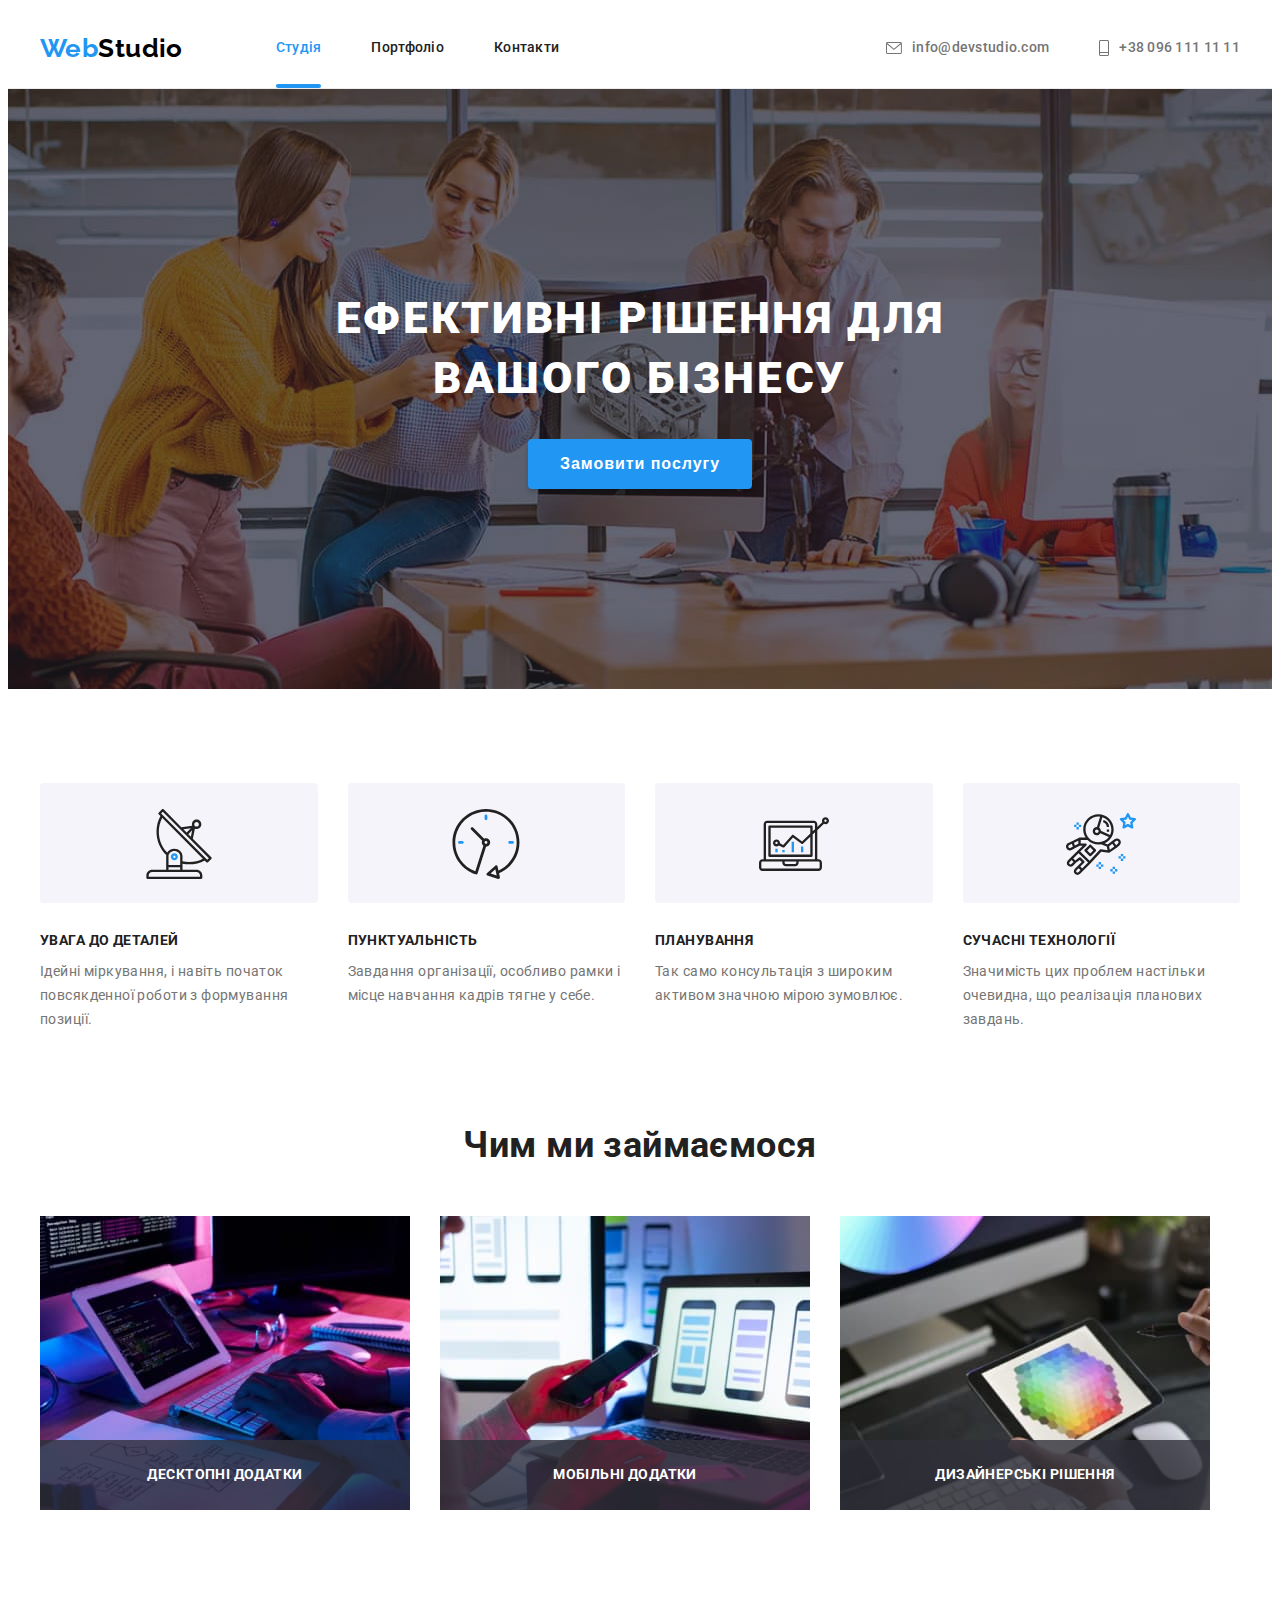
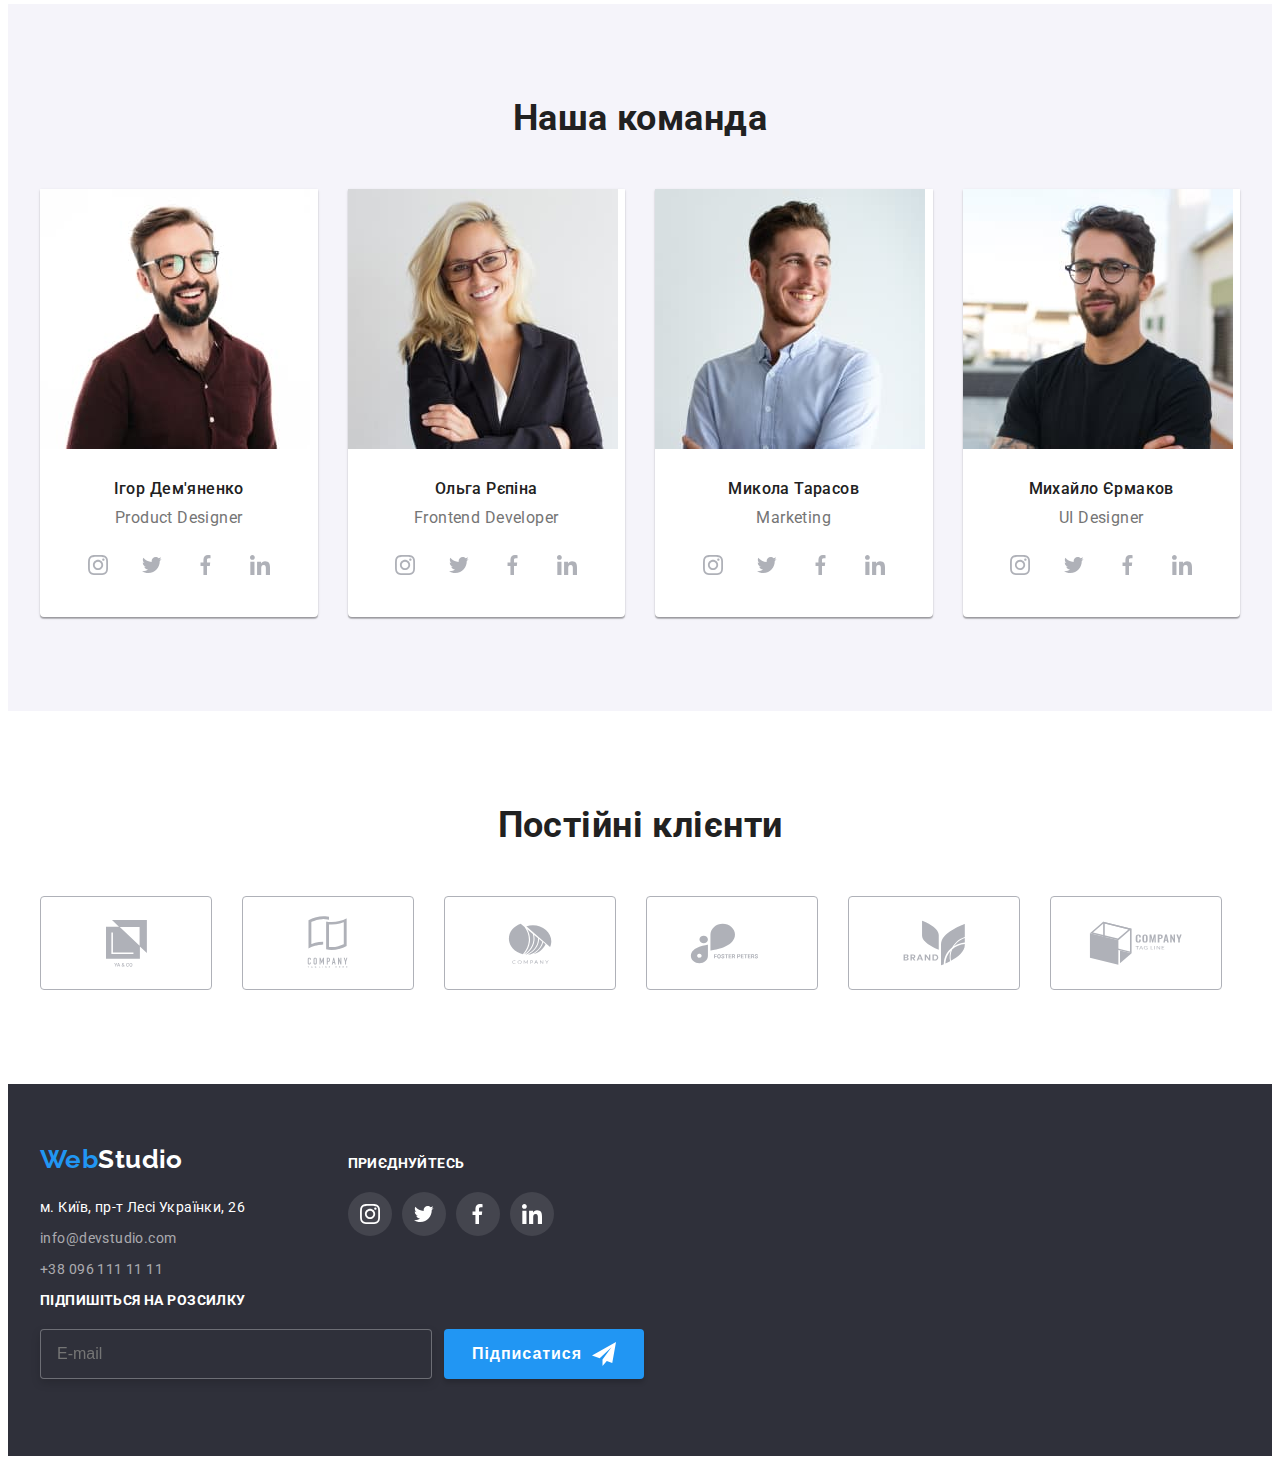
<file: index.html>
<!DOCTYPE html>
<html lang="uk">
  <head>
    <meta charset="UTF-8" />
    <meta http-equiv="X-UA-Compatible" content="IE=edge" />
    <meta name="viewport" content="width=device-width, initial-scale=1.0" />
    <title>WebStudio</title>
    <link rel="preconnect" href="https://fonts.googleapis.com" />
    <link rel="preconnect" href="https://fonts.gstatic.com" crossorigin />
    <link
      href="https://fonts.googleapis.com/css2?family=Raleway:wght@700&family=Roboto:wght@400;500;700;900&display=swap"
      rel="stylesheet"
    />
    <link
      rel="stylesheet"
      href="https://cdnjs.cloudflare.com/ajax/libs/modern-normalize/1.1.0/modern-normalize.min.css"
      integrity="sha512-wpPYUAdjBVSE4KJnH1VR1HeZfpl1ub8YT/NKx4PuQ5NmX2tKuGu6U/JRp5y+Y8XG2tV+wKQpNHVUX03MfMFn9Q=="
      crossorigin="anonymous"
      referrerpolicy="no-referrer"
    />
    <link rel="stylesheet" href="./styles/style.css" />
  </head>
  <body class="page">
    <header>
      <div class="container main-nav">
        <nav class="nav">
          <a href="#" class="logo"><span class="accent">Web</span>Studio</a>
          <ul class="site-nav list">
            <li class="item">
              <a href="./index.html" class="link active">Студія</a>
            </li>
            <li class="item">
              <a href="./portfolio.html" class="link">Портфоліо</a>
            </li>
            <li class="item"><a href="#" class="link">Контакти</a></li>
          </ul>
        </nav>
        <ul class="contact list">
          <li class="item">
            <a href="mailto:info@devstudio.com" class="contact-link">
              <svg class="contact-icon" width="16" height="12">
                <use href="./images/sprite.svg#icon-envelope"></use>
              </svg>
              info@devstudio.com</a
            >
          </li>
          <li class="item">
            <a href="tel:+380961111111" class="contact-link">
              <svg class="contact-icon" width="10" height="16">
                <use href="./images/sprite.svg#icon-phone"></use>
              </svg>
              +38 096 111 11 11</a
            >
          </li>
        </ul>
      </div>
    </header>
    <main>
      <!--Герой-->
      <section class="hero">
        <div class="container">
          <h1 class="hero-title">
            Ефективні рішення для <br />
            вашого бізнесу
          </h1>
          <button type="button" class="hero-button" data-modal-open>
            Замовити послугу
          </button>
        </div>
      </section>
      <!--Переваги-->
      <section class="section">
        <div class="container">
          <h2 class="section-title hidden">Переваги</h2>
          <ul class="info list">
            <li class="info-item">
              <div class="info-img">
                <svg class="info-img-icon">
                  <use href="./images/sprite.svg#icon-antenna"></use>
                </svg>
              </div>
              <h3 class="info-title">УВАГА ДО ДЕТАЛЕЙ</h3>
              <p>
                Ідейні міркування, і навіть початок повсякденної роботи з
                формування позиції.
              </p>
            </li>
            <li class="info-item">
              <div class="info-img">
                <svg class="info-img-icon">
                  <use href="./images/sprite.svg#icon-clock"></use>
                </svg>
              </div>
              <h3 class="info-title">ПУНКТУАЛЬНІСТЬ</h3>
              <p>
                Завдання організації, особливо рамки і місце навчання кадрів
                тягне у себе.
              </p>
            </li>
            <li class="info-item">
              <div class="info-img">
                <svg class="info-img-icon">
                  <use href="./images/sprite.svg#icon-diagram"></use>
                </svg>
              </div>
              <h3 class="info-title">ПЛАНУВАННЯ</h3>
              <p>
                Так само консультація з широким активом значною мірою зумовлює.
              </p>
            </li>
            <li class="info-item">
              <div class="info-img">
                <svg class="info-img-icon">
                  <use href="./images/sprite.svg#icon-astronaut"></use>
                </svg>
              </div>
              <h3 class="info-title">СУЧАСНІ ТЕХНОЛОГІЇ</h3>
              <p>
                Значимість цих проблем настільки очевидна, що реалізація
                планових завдань.
              </p>
            </li>
          </ul>
        </div>
      </section>

      <!--Заняття-->
      <section class="section section-top-0">
        <div class="container">
          <h2 class="section-title">Чим ми займаємося</h2>
          <ul class="img-list list">
            <li class="img-thumb">
              <img
                src="./images/komputer.jpg"
                width="370"
                height="294"
                alt="робота за компютером"
              />
              <div class="descr">
                <h3 class="img-title">Десктопні додатки</h3>
              </div>
            </li>
            <li class="img-thumb">
              <img
                src="./images/notebook.jpg"
                width="370"
                height="294"
                alt="ноутбук"
              />
              <div class="descr">
                <h3 class="img-title">Мобільні додатки</h3>
              </div>
            </li>
            <li class="img-thumb">
              <img
                src="./images/tablet.jpg"
                width="370"
                height="294"
                alt="кольорова картинка на планшеті"
              />
              <div class="descr">
                <h3 class="img-title">Дизайнерські рішення</h3>
              </div>
            </li>
          </ul>
        </div>

        <!--Команда-->
      </section>
      <section class="section section-secondary">
        <div class="container">
          <h2 class="section-title">Наша команда</h2>
          <ul class="team list">
            <li class="team-card">
              <img
                src="./images/team_card_01.jpg"
                width="270"
                height="260"
                alt="усміхнений чоловшк із бородою в окулярах"
              />
              <div class="team-descr">
                <h3 class="team-title">Ігор Дем'яненко</h3>
                <p>Product Designer</p>
                <ul class="social list">
                  <li>
                    <a href="#" class="social-icon">
                      <svg class="social-icon-img">
                        <use href="./images/sprite.svg#icon-instagram"></use>
                      </svg>
                    </a>
                  </li>
                  <li>
                    <a href="#" class="social-icon">
                      <svg class="social-icon-img">
                        <use href="./images/sprite.svg#icon-twitter"></use>
                      </svg>
                    </a>
                  </li>
                  <li>
                    <a href="#" class="social-icon">
                      <svg class="social-icon-img">
                        <use href="./images/sprite.svg#icon-facebook"></use>
                      </svg>
                    </a>
                  </li>
                  <li>
                    <a href="#" class="social-icon">
                      <svg class="social-icon-img">
                        <use href="./images/sprite.svg#icon-linkedin"></use>
                      </svg>
                    </a>
                  </li>
                </ul>
              </div>
            </li>

            <li class="team-card">
              <img
                src="./images/team_card_02.jpg"
                width="270"
                height="260"
                alt="усміхнена блондинка в окулярах"
              />
              <div class="team-descr">
                <h3 class="team-title">Ольга Рєпіна</h3>
                <p>Frontend Developer</p>
                <ul class="social list">
                  <li>
                    <a href="#" class="social-icon">
                      <svg class="social-icon-img">
                        <use href="./images/sprite.svg#icon-instagram"></use>
                      </svg>
                    </a>
                  </li>
                  <li>
                    <a href="#" class="social-icon">
                      <svg class="social-icon-img">
                        <use href="./images/sprite.svg#icon-twitter"></use>
                      </svg>
                    </a>
                  </li>
                  <li>
                    <a href="#" class="social-icon">
                      <svg class="social-icon-img">
                        <use href="./images/sprite.svg#icon-facebook"></use>
                      </svg>
                    </a>
                  </li>
                  <li>
                    <a href="#" class="social-icon">
                      <svg class="social-icon-img">
                        <use href="./images/sprite.svg#icon-linkedin"></use>
                      </svg>
                    </a>
                  </li>
                </ul>
              </div>
            </li>

            <li class="team-card">
              <img
                src="./images/team_card_03.jpg"
                width="270"
                height="260"
                alt="молодий усміхнений чоловік"
              />
              <div class="team-descr">
                <h3 class="team-title">Микола Тарасов</h3>
                <p>Marketing</p>
                <ul class="social list">
                  <li>
                    <a href="#" class="social-icon">
                      <svg class="social-icon-img">
                        <use href="./images/sprite.svg#icon-instagram"></use>
                      </svg>
                    </a>
                  </li>
                  <li>
                    <a href="#" class="social-icon">
                      <svg class="social-icon-img">
                        <use href="./images/sprite.svg#icon-twitter"></use>
                      </svg>
                    </a>
                  </li>
                  <li>
                    <a href="#" class="social-icon">
                      <svg class="social-icon-img">
                        <use href="./images/sprite.svg#icon-facebook"></use>
                      </svg>
                    </a>
                  </li>
                  <li>
                    <a href="#" class="social-icon">
                      <svg class="social-icon-img">
                        <use href="./images/sprite.svg#icon-linkedin"></use>
                      </svg>
                    </a>
                  </li>
                </ul>
              </div>
            </li>

            <li class="team-card">
              <img
                src="./images/team_card_04.jpg"
                width="270"
                height="260"
                alt="чоловік із бородою в окулярах"
              />
              <div class="team-descr">
                <h3 class="team-title">Михайло Єрмаков</h3>
                <p>UI Designer</p>
                <ul class="social list">
                  <li>
                    <a href="#" class="social-icon">
                      <svg class="social-icon-img">
                        <use href="./images/sprite.svg#icon-instagram"></use>
                      </svg>
                    </a>
                  </li>
                  <li>
                    <a href="#" class="social-icon">
                      <svg class="social-icon-img">
                        <use href="./images/sprite.svg#icon-twitter"></use>
                      </svg>
                    </a>
                  </li>
                  <li>
                    <a href="#" class="social-icon">
                      <svg class="social-icon-img">
                        <use href="./images/sprite.svg#icon-facebook"></use>
                      </svg>
                    </a>
                  </li>
                  <li>
                    <a href="#" class="social-icon">
                      <svg class="social-icon-img">
                        <use href="./images/sprite.svg#icon-linkedin"></use>
                      </svg>
                    </a>
                  </li>
                </ul>
              </div>
            </li>
          </ul>
        </div>
      </section>
      <!--Клієнти-->
      <section class="section">
        <div class="container">
          <h2 class="section-title">Постійні клієнти</h2>
          <ul class="client-item list">
            <li class="client-icon">
              <a href="" class="client">
                <svg class="client-img" width="41px" height="47px">
                  <use href="./images/sprite.svg#icon-logo-01"></use>
                </svg>
              </a>
            </li>
            <li class="client-icon">
              <a href="" class="client">
                <svg class="client-img" width="106px" height="60px">
                  <use href="./images/sprite.svg#icon-logo-02"></use>
                </svg>
              </a>
            </li>
            <li class="client-icon">
              <a href="" class="client">
                <svg class="client-img" width="44px" height="41px">
                  <use href="./images/sprite.svg#icon-logo-03"></use>
                </svg>
              </a>
            </li>
            <li class="client-icon">
              <a href="" class="client">
                <svg class="client-img" width="85px" height="41px">
                  <use href="./images/sprite.svg#icon-logo-04"></use>
                </svg>
              </a>
            </li>
            <li class="client-icon">
              <a href="" class="client">
                <svg class="client-img" width="63px" height="46px">
                  <use href="./images/sprite.svg#icon-logo-05"></use>
                </svg>
              </a>
            </li>
            <li class="client-icon">
              <a href="" class="client">
                <svg class="client-img" width="94px" height="44px">
                  <use href="./images/sprite.svg#icon-logo-06"></use>
                </svg>
              </a>
            </li>
          </ul>
        </div>
      </section>
    </main>
    <footer>
      <div class="container">
        <div class="footer">
          <div class="column">
            <a href="#" class="logo"><span class="accent">Web</span>Studio</a>
            <address class="address">
              <ul class="list">
                <li>м. Київ, пр-т Лесі Українки, 26</li>
                <li>
                  <a href="mailto:info@devstudio.com" class="address-link"
                    >info@devstudio.com</a
                  >
                </li>
                <li>
                  <a href="tel:+380961111111" class="address-link"
                    >+38 096 111 11 11</a
                  >
                </li>
              </ul>
            </address>
          </div>
          <div class="column">
            <h3 class="prompt">Приєднуйтесь</h3>
            <ul class="social list">
              <li>
                <a href="#" class="social-icon">
                  <svg class="social-icon-img">
                    <use href="./images/sprite.svg#icon-instagram"></use>
                  </svg>
                </a>
              </li>
              <li>
                <a href="#" class="social-icon">
                  <svg class="social-icon-img">
                    <use href="./images/sprite.svg#icon-twitter"></use>
                  </svg>
                </a>
              </li>
              <li>
                <a href="#" class="social-icon">
                  <svg class="social-icon-img">
                    <use href="./images/sprite.svg#icon-facebook"></use>
                  </svg>
                </a>
              </li>
              <li>
                <a href="#" class="social-icon">
                  <svg class="social-icon-img">
                    <use href="./images/sprite.svg#icon-linkedin"></use>
                  </svg>
                </a>
              </li>
            </ul>
          </div>
          <div class="column">
            <form class="">
              <label for="subscribe-email" class="prompt">Підпишіться на розсилку</label>
              <div class="prompt-form">
                <input
                  class="prompt-mail"
                  type="email"
                  name="email"
                  id="subscribe-email"
                  placeholder="E-mail"
                />
                <button class="subscription" type="submit">
                  Підписатися
                  <svg class="subscription-icon" width="24" height="24">
                    <use href="./images/sprite.svg#icon-plane"></use>
                  </svg>
                </button>
              </div>
            </form>
          </div>
        </div>
      </div>
    </footer>
    <div class="backdrop is-hidden" data-modal>
      <div class="modal">
        <button class="modal-button" data-modal-close>
          <svg class="closed">
            <use href="./images/sprite.svg#icon-close"></use>
          </svg>
        </button>
        <form>
          <b class="modal-information"
            >Залиште свої дані, ми вам передзвонимо</b
          >
          <div class="form-field">
            <label for="name">Ім'я</label>
            <input type="text" name="user-name" id="name" />
            <span class="form-icon">
              <svg width="12" height="12">
                <use href="./images/sprite.svg#icon-person"></use>
              </svg>
            </span>
          </div>
          <div class="form-field">
            <label for="tel">Телефон</label>
            <input type="tel" name="tel" id="tel" />
            <span class="form-icon">
              <svg width="13" height="13">
                <use href="./images/sprite.svg#icon-tel"></use>
              </svg>
            </span>
          </div>
          <div class="form-field">
            <label for="email">Пошта</label>
            <input type="email" name="email" id="email" />
            <span class="form-icon">
              <svg width="15" height="12">
                <use href="./images/sprite.svg#icon-envelop"></use>
              </svg>
            </span>
          </div>
          <div class="form-field">
            <label for="coment">Коментар</label>
            <textarea
              name="coment"
              id="coment"
              rows="5"
              placeholder="Введіть текст"
            ></textarea>
          </div>
          <div class="form-check">
            <input type="checkbox" name="agreement" id="agreement" />
            <label for="agreement">
              Погоджуюся з розсилкою та приймаю
              <a href="#" class="conditions">Умови договору</a>
            </label>
          </div>
          <button type="submit" class="submit">Відправити</button>
        </form>
      </div>
    </div>
    <script src="./js/modal.js"></script>
  </body>
</html>
</file>
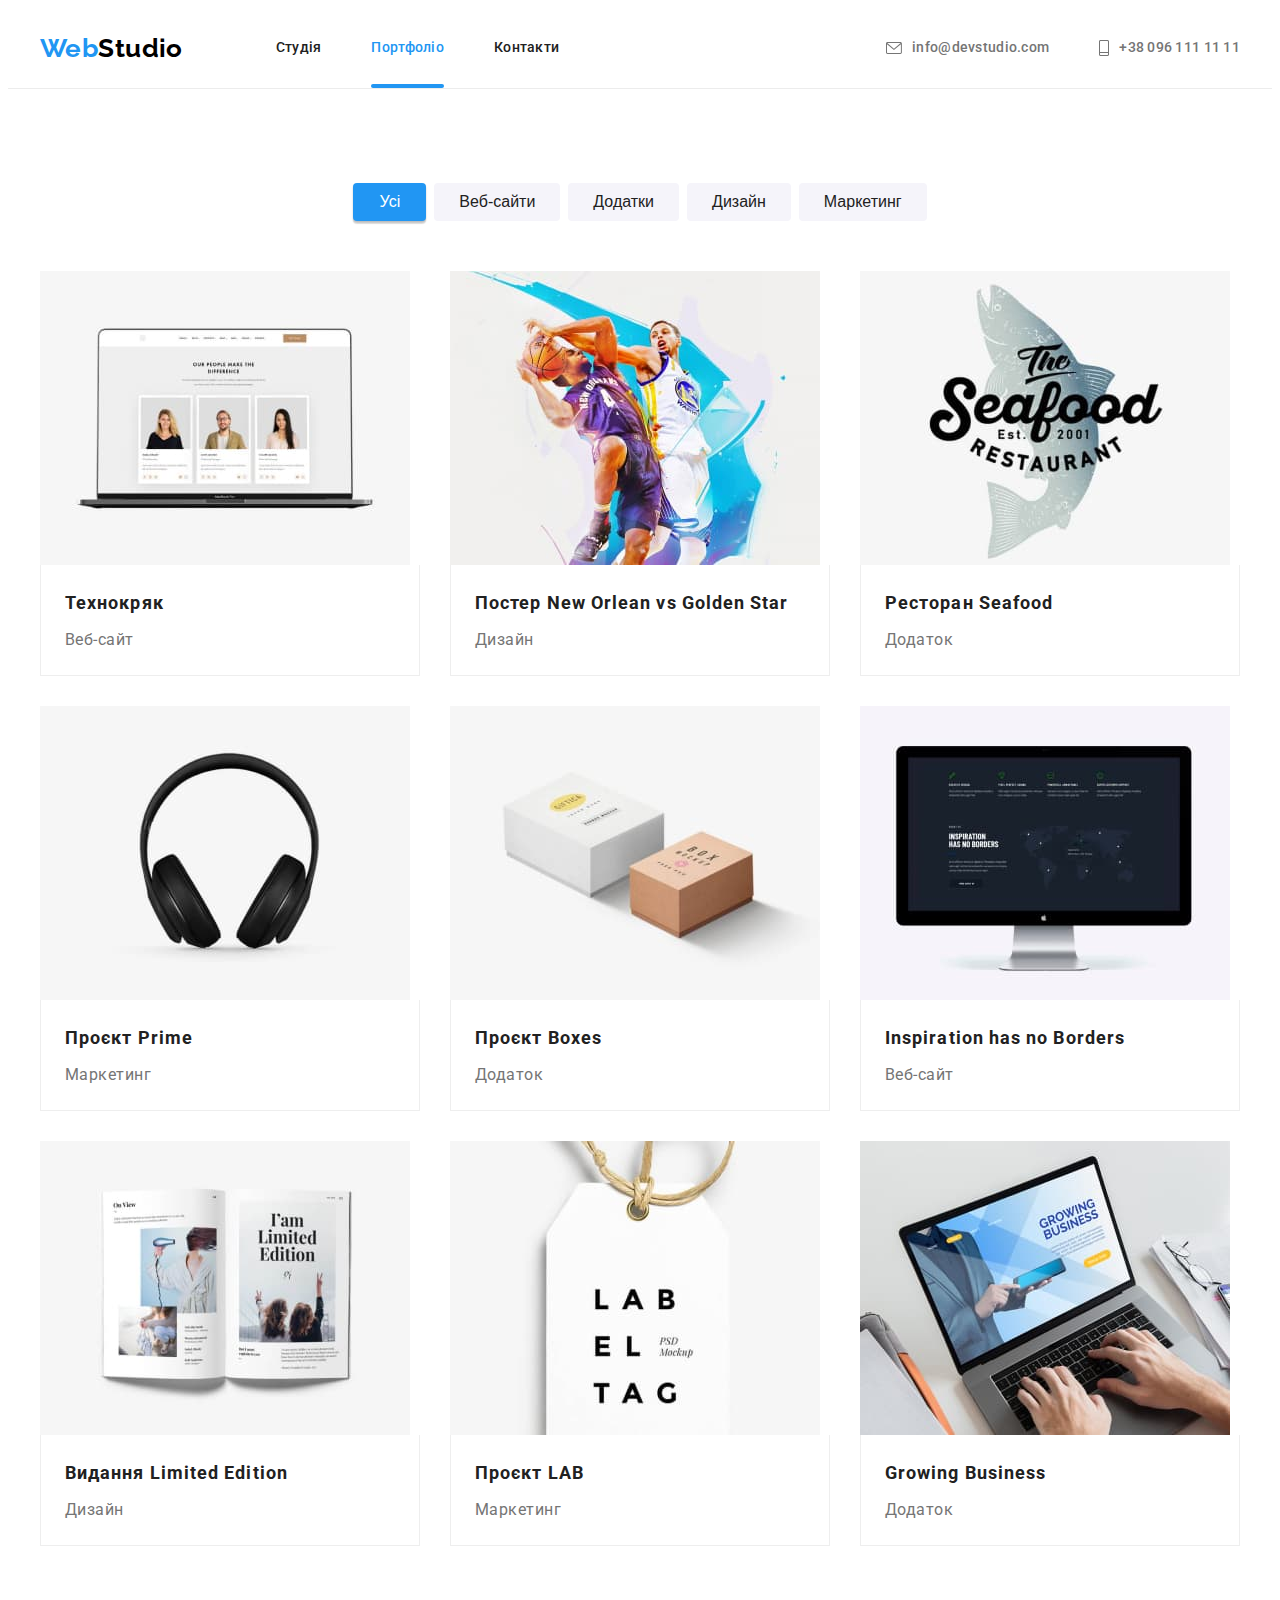
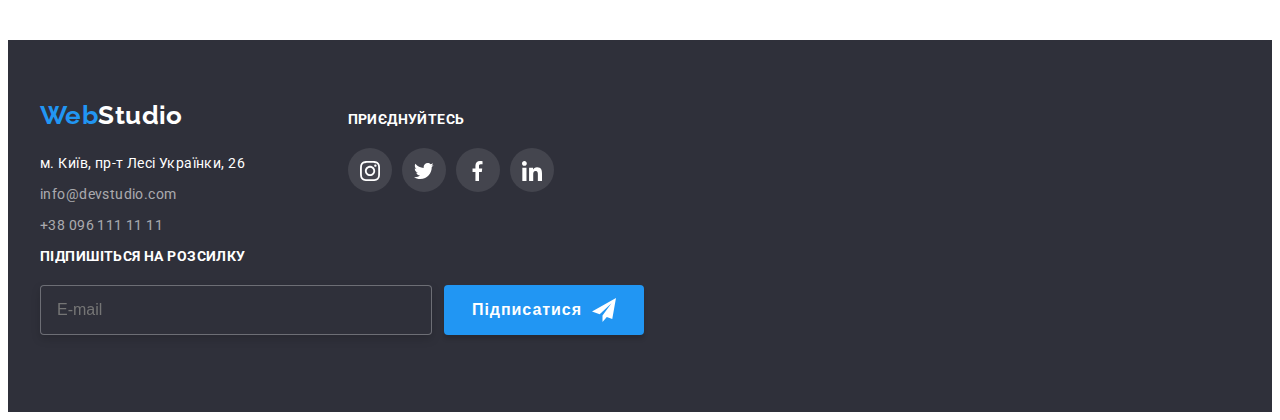
<file: portfolio.html>
<!DOCTYPE html>
<html lang="uk">
  <head>
    <meta charset="UTF-8" />
    <meta http-equiv="X-UA-Compatible" content="IE=edge" />
    <meta name="viewport" content="width=device-width, initial-scale=1.0" />
    <title>WebStudio</title>
    <link rel="preconnect" href="https://fonts.googleapis.com" />
    <link rel="preconnect" href="https://fonts.gstatic.com" crossorigin />
    <link
      href="https://fonts.googleapis.com/css2?family=Raleway:wght@700&family=Roboto:wght@400;500;700;900&display=swap"
      rel="stylesheet"
    />
    <link
      rel="stylesheet"
      href="https://cdnjs.cloudflare.com/ajax/libs/modern-normalize/1.1.0/modern-normalize.min.css"
      integrity="sha512-wpPYUAdjBVSE4KJnH1VR1HeZfpl1ub8YT/NKx4PuQ5NmX2tKuGu6U/JRp5y+Y8XG2tV+wKQpNHVUX03MfMFn9Q=="
      crossorigin="anonymous"
      referrerpolicy="no-referrer"
    />
    <link rel="stylesheet" href="./styles/style.css" />
  </head>
  <body>
    <header>
      <div class="container main-nav">
        <nav class="nav">
          <a href="#" class="logo"><span class="accent">Web</span>Studio</a>
          <ul class="site-nav list">
            <li class="item">
              <a href="./index.html" class="link">Студія</a>
            </li>
            <li class="item">
              <a href="./portfolio.html" class="link active">Портфоліо</a>
            </li>
            <li class="item"><a href="#" class="link">Контакти</a></li>
          </ul>
        </nav>
        <ul class="contact list">
          <li class="item">
            <a href="mailto:info@devstudio.com" class="contact-link">
              <svg class="contact-icon" width="16" height="12">
                <use href="./images/sprite.svg#icon-envelope"></use>
              </svg>
              info@devstudio.com</a
            >
          </li>
          <li class="item">
            <a href="tel:+380961111111" class="contact-link">
              <svg class="contact-icon" width="10" height="16">
                <use href="./images/sprite.svg#icon-phone"></use>
              </svg>
              +38 096 111 11 11</a
            >
          </li>
        </ul>
      </div>
    </header>
    <main>
      <!--Портфоліо-->
      <section class="section">
        <div class="container">
          <h1 class="section-title hidden">Портфоліо</h1>
          <ul class="filter">
            <li>
              <button type="button" class="filter-button active">Усі</button>
            </li>
            <li>
              <button type="button" class="filter-button">Веб-сайти</button>
            </li>
            <li>
              <button type="button" class="filter-button">Додатки</button>
            </li>
            <li>
              <button type="button" class="filter-button">Дизайн</button>
            </li>
            <li>
              <button type="button" class="filter-button">Маркетинг</button>
            </li>
          </ul>

          <ul class="portfolio-list">
            <li class="portfolio-set">
              <a href="#" class="portfolio-card">
                <div class="portfolio-thumb">
                  <img src="./images/people.jpg" alt="робітники" />
                  <div class="portfolio-description">
                    <p>
                      Ресурс пропонує комплексні пропозиції з різним рівнем
                      функціоналу та сервісів. Все це дозволить відвідувачу
                      отримати вичерпні відомості про компанію чи приватну
                      особу.
                    </p>
                  </div>
                </div>
                <div class="portfolio-content">
                  <h2 class="portfolio-card-title">Технокряк</h2>
                  <p>Веб-сайт</p>
                </div>
              </a>
            </li>

            <li class="portfolio-set">
              <a href="#" class="portfolio-card">
                <div class="portfolio-thumb">
                  <img
                    src="./images/basket.jpg"
                    alt="двоє хлопців грають у баскетбол"
                    width="370"
                    height="294"
                  />
                  <div class="portfolio-description">
                    <p>
                      Ресурс пропонує комплексні пропозиції з різним рівнем
                      функціоналу та сервісів. Все це дозволить відвідувачу
                      отримати вичерпні відомості про компанію чи приватну
                      особу.
                    </p>
                  </div>
                </div>
                <div class="portfolio-content">
                  <h2 class="portfolio-card-title">
                    Постер New Orlean vs Golden Star
                  </h2>
                  <p>Дизайн</p>
                </div>
              </a>
            </li>

            <li class="portfolio-set">
              <a href="#" class="portfolio-card">
                <div class="portfolio-thumb">
                  <img
                    src="./images/seafood.jpg"
                    alt="емблема ресторану"
                    width="370"
                    height="294"
                  />
                  <div class="portfolio-description">
                    <p>
                      Ресурс пропонує комплексні пропозиції з різним рівнем
                      функціоналу та сервісів. Все це дозволить відвідувачу
                      отримати вичерпні відомості про компанію чи приватну
                      особу.
                    </p>
                  </div>
                </div>
                <div class="portfolio-content">
                  <h2 class="portfolio-card-title">Ресторан Seafood</h2>
                  <p>Додаток</p>
                </div>
              </a>
            </li>

            <li class="portfolio-set">
              <a href="#" class="portfolio-card">
                <div class="portfolio-thumb">
                  <img
                    src="./images/earphones.jpg"
                    alt="навушники"
                    width="370"
                    height="294"
                  />
                  <div class="portfolio-description">
                    <p>
                      Ресурс пропонує комплексні пропозиції з різним рівнем
                      функціоналу та сервісів. Все це дозволить відвідувачу
                      отримати вичерпні відомості про компанію чи приватну
                      особу.
                    </p>
                  </div>
                </div>
                <div class="portfolio-content">
                  <h2 class="portfolio-card-title">Проєкт Prime</h2>
                  <p>Маркетинг</p>
                </div>
              </a>
            </li>

            <li class="portfolio-set">
              <a href="#" class="portfolio-card">
                <div class="portfolio-thumb">
                  <img
                    src="./images/boxes.jpg"
                    alt="дві коробочки"
                    width="370"
                    height="294"
                  />
                  <div class="portfolio-description">
                    <p>
                      Ресурс пропонує комплексні пропозиції з різним рівнем
                      функціоналу та сервісів. Все це дозволить відвідувачу
                      отримати вичерпні відомості про компанію чи приватну
                      особу.
                    </p>
                  </div>
                </div>
                <div class="portfolio-content">
                  <h2 class="portfolio-card-title">Проєкт Boxes</h2>
                  <p>Додаток</p>
                </div>
              </a>
            </li>

            <li class="portfolio-set">
              <a href="#" class="portfolio-card">
                <div class="portfolio-thumb">
                  <img
                    src="./images/monitor.jpg"
                    alt="монітор"
                    width="370"
                    height="294"
                  />
                  <div class="portfolio-description">
                    <p>
                      Ресурс пропонує комплексні пропозиції з різним рівнем
                      функціоналу та сервісів. Все це дозволить відвідувачу
                      отримати вичерпні відомості про компанію чи приватну
                      особу.
                    </p>
                  </div>
                </div>
                <div class="portfolio-content">
                  <h2 class="portfolio-card-title">
                    Inspiration has no Borders
                  </h2>
                  <p>Веб-сайт</p>
                </div>
              </a>
            </li>

            <li class="portfolio-set">
              <a href="#" class="portfolio-card">
                <div class="portfolio-thumb">
                  <img
                    src="./images/jurnal.jpg"
                    alt="розгрнутий журнал"
                    width="370"
                    height="294"
                  />
                  <div class="portfolio-description">
                    <p>
                      Ресурс пропонує комплексні пропозиції з різним рівнем
                      функціоналу та сервісів. Все це дозволить відвідувачу
                      отримати вичерпні відомості про компанію чи приватну
                      особу.
                    </p>
                  </div>
                </div>
                <div class="portfolio-content">
                  <h2 class="portfolio-card-title">Видання Limited Edition</h2>
                  <p>Дизайн</p>
                </div>
              </a>
            </li>

            <li class="portfolio-set">
              <a href="#" class="portfolio-card">
                <div class="portfolio-thumb">
                  <img
                    src="./images/label.jpg"
                    alt="етикетка"
                    width="370"
                    height="294"
                  />
                  <div class="portfolio-description">
                    <p>
                      Ресурс пропонує комплексні пропозиції з різним рівнем
                      функціоналу та сервісів. Все це дозволить відвідувачу
                      отримати вичерпні відомості про компанію чи приватну
                      особу.
                    </p>
                  </div>
                </div>
                <div class="portfolio-content">
                  <h2 class="portfolio-card-title">Проєкт LAB</h2>
                  <p>Маркетинг</p>
                </div>
              </a>
            </li>

            <li class="portfolio-set">
              <a href="#" class="portfolio-card">
                <div class="portfolio-thumb">
                  <img
                    src="./images/set.jpg"
                    alt="ноутбук"
                    width="370"
                    height="294"
                  />
                  <div class="portfolio-description">
                    <p>
                      Ресурс пропонує комплексні пропозиції з різним рівнем
                      функціоналу та сервісів. Все це дозволить відвідувачу
                      отримати вичерпні відомості про компанію чи приватну
                      особу.
                    </p>
                  </div>
                </div>
                <div class="portfolio-content">
                  <h2 class="portfolio-card-title">Growing Business</h2>
                  <p>Додаток</p>
                </div>
              </a>
            </li>
          </ul>
        </div>
      </section>
    </main>

    <footer>
      <div class="container">
        <div class="footer">
          <div class="column">
            <a href="#" class="logo"><span class="accent">Web</span>Studio</a>
            <address class="address">
              <ul class="list">
                <li>м. Київ, пр-т Лесі Українки, 26</li>
                <li>
                  <a href="mailto:info@devstudio.com" class="address-link"
                    >info@devstudio.com</a
                  >
                </li>
                <li>
                  <a href="tel:+380961111111" class="address-link"
                    >+38 096 111 11 11</a
                  >
                </li>
              </ul>
            </address>
          </div>
          <div class="column">
            <h3 class="prompt">Приєднуйтесь</h3>
            <ul class="social list">
              <li>
                <a href="#" class="social-icon">
                  <svg class="social-icon-img">
                    <use href="./images/sprite.svg#icon-instagram"></use>
                  </svg>
                </a>
              </li>
              <li>
                <a href="#" class="social-icon">
                  <svg class="social-icon-img">
                    <use href="./images/sprite.svg#icon-twitter"></use>
                  </svg>
                </a>
              </li>
              <li>
                <a href="#" class="social-icon">
                  <svg class="social-icon-img">
                    <use href="./images/sprite.svg#icon-facebook"></use>
                  </svg>
                </a>
              </li>
              <li>
                <a href="#" class="social-icon">
                  <svg class="social-icon-img">
                    <use href="./images/sprite.svg#icon-linkedin"></use>
                  </svg>
                </a>
              </li>
            </ul>
          </div>
          <div class="column">
            <form class="">
              <label for="subscribe-email" class="prompt">Підпишіться на розсилку</label>
              <div class="prompt-form">
                <input
                  class="prompt-mail"
                  type="email"
                  name="email"
                  id="subscribe-email"
                  placeholder="E-mail"
                />
                <button class="subscription" type="submit">
                  Підписатися
                  <svg class="subscription-icon" width="24" height="24">
                    <use href="./images/sprite.svg#icon-plane"></use>
                  </svg>
                </button>
              </div>
            </form>
          </div>
        </div>
      </div>
    </footer>
  </body>
</html>
</file>
<file: styles/style.css>
:root {
  --primary-text-color: #757575;
  --title-text-color: #212121;
  --accent-color: #2196f3;
  --icon-color: #AFB1B8;
  --secondary-color: #ffffff;
  --secondary-bg-color: #f5f4fa;
  --conteiner-bg-color: #F5F5F5;
  --timing-function: cubic-bezier(0.4, 0, 0.2, 1);
  --black-text-color: #000000;
}

body {
  background: var(--secondary-color);
  color: var(--primary-text-color);
  font-family: "Roboto", sans-serif;
  font-size: 14px;
  line-height: 1.72;
  letter-spacing: 0.03em;
  min-width: 1200px;
}

.container {
  width: 1200px;
  padding-right: 15px;
  padding-left: 15px;
  margin: 0 auto;
}

.hidden {
  display: none;
}

.list {
  list-style: none;
  padding: 0;
  margin: 0;
}

/* Header */
header {
  border-bottom: 1px solid #ececec;
}

.main-nav {
  display: flex;
  align-items: center;
}

.nav {
  display: flex;
  align-items: center;
}

header {
  color: #000000;
}

/* Logo */
.logo {
  color: inherit;
  text-decoration: none;
  font-family: "Raleway", sans-serif;
  font-weight: 700;
  font-size: 26px;
  line-height: 1.19;
}

.logo .accent {
  color: var(--accent-color);
}

/* Site nav */
.site-nav {
  display: flex;
  margin-left: 93px;
}

.site-nav .item:not(:last-child) {
  margin-right: 50px;
}

.site-nav .link {
  position: relative;
  display: block;
  padding-top: 32px;
  padding-bottom: 32px;

  color: var(--title-text-color);
  font-weight: 500;
  line-height: 1.14;
  letter-spacing: 0.02em;
  transition: color 250ms var(--timing-function);

  text-decoration: none;
}

.site-nav .active,
.site-nav .link:hover,
.site-nav .link:focus {
  color: var(--accent-color);
}

.site-nav .link::after {
  position: absolute;
  content: "";
  left: 0;
  bottom: 0;
  width: 100%;
  height: 4px;
  background-color: var(--accent-color);
  border-radius: 2px;
  transform: scaleX(0);
}

.site-nav .active:after{
  transform: scaleX(1);
}

/* Contact */
.contact {
  display: flex;
  margin-left: auto;
}

.contact .item + .item {
  margin-left: 50px;
}

.contact-icon {
  margin-right: 10px;
  fill: currentColor;
}

.contact-link {
  display: flex;
  align-items: center;  
  text-decoration: none;
  color: var(--primary-text-color);
  font-weight: 500;
  line-height: 1.14;
  letter-spacing: 0.02em;
  transition: color 250ms var(--timing-function);
}

.contact-link:hover,
.contact-link:focus {
  color: var(--accent-color);
}

/* Hero */
.hero {
  color: var(--secondary-color);
  text-align: center;
  padding: 200px 0;
  background: #000;
  max-width: 1600px;
  margin-left: auto;
  margin-right: auto;
  background-image: linear-gradient(to top, rgba(47, 48, 58, 0.4), rgba(47, 48, 58, 0.4)), url(../images/work-people.jpg);
  background-repeat: no-repeat;
  background-position: center;
  background-size: cover;
}

.hero-title {
  margin-top: 0;
  margin-bottom: 30px;
  font-weight: 900;
  font-size: 44px;
  line-height: 1.36;
  letter-spacing: 0.06em;
  text-transform: uppercase;
}

.hero-button {
  display: inline-block;
  border-radius: 4px;
  border: 0;
  padding: 10px 32px;
  min-width: 216px;

  background: var(--accent-color);
  color: var(--secondary-color);
  font-weight: 700;
  font-size: 16px;
  line-height: 1.88;
  letter-spacing: 0.06em;
  cursor: pointer;
  box-shadow: 0 4px 4px rgba(0, 0, 0, 0.15);
  transition:  background-color 250ms var(--timing-function);
}

.hero-button:hover,
.hero-button:focus {
  background: #188ce8;
}

/* Переваги */
.section {
  padding: 94px 0;
}

.section-top-0 {
  padding-top: 0;
}

.section-title {
  margin: 0 0 50px;
  color: var(--title-text-color);
  font-size: 36px;
  font-weight: 700;
  line-height: 1.14;
  text-align: center;
}

.info {
  display: flex;
  flex-wrap: wrap;
  margin-left: -30px;
  margin-top: -30px;
}

.info-item {
  flex-basis: calc(100% / 4 - 30px);
  margin-left: 30px;
  margin-top: 30px;
}

.info-title {
  color: var(--title-text-color);
  font-weight: 700;
  font-size: 14px;
  line-height: 1.14;
  text-transform: uppercase;
}

.info-title {
  color: var(--title-text-color);
  font-weight: 700;
  font-size: 14px;
  line-height: 1.14;
  text-transform: uppercase;
  margin: 0 0 10px;
}

.info-img {
  background: var(--secondary-bg-color);
  border-radius: 4px;
  margin: 0 0 30px;
  text-align: center;
  line-height: 120px;
}

.info-img-icon {
  width: 70px;
  height: 70px;
  vertical-align: middle;
}

.info-title {
  color: var(--title-text-color);
  font-weight: 700;
  font-size: 14px;
  line-height: 1.14;
  text-transform: uppercase;
}

.info p {
  margin: 0;
}

/* Заняття */
.img-thumb {
  position: relative;
}

.img-list {
  display: flex;
  flex-wrap: wrap;
  margin-top: -30px;
  margin-left: -30px;
}

.img-list li {
  flex-basis: calc(100% / 3 -30px);
  margin-top: 30px;
  margin-left: 30px;
}

.img-list img {
  display: block;
}

.descr {
  position: absolute;
  bottom: 0;
  left: 0;
  right: 0;
  background: rgba(47, 48, 58, 0.8);
  text-align: center;
}

.img-title {
  margin: 0;
  padding: 27px;
  font-weight: 700;
  font-size: 14px;
  line-height: 1.14;
  text-transform: uppercase;
  color: var(--secondary-color);
}

/* Команда */
.section-secondary {
  background: #f5f4fa;
}

.team {
  display: flex;
  flex-wrap: wrap;
  text-align: center;
  margin-left: -30px;
  margin-top: -30px;
}

.team-card {
  background: var(--secondary-color);
  margin-left: 30px;
  margin-top: 30px;
  flex-basis: calc(100% / 4 - 30px );
  box-shadow: 0 1px 3px rgba(0, 0, 0, 0.12), 0 1px 1px rgba(0, 0, 0, 0.14), 0 2px 1px rgba(0, 0, 0, 0.2);
  border-radius: 0 0 4px 4px;
}

.team-descr {
  padding: 30px;
  font-size: 16px;
  line-height: 1.1875;
}

.team-card img {
  display: block;
}

.team-descr p {
  margin-top: 0;
  margin-bottom: 16px;
}

.team-title {
  margin-top: 0;
  margin-bottom: 10px;
  color: var(--title-text-color);
  font-weight: 500;
  font-size: 16px;
  line-height: 1.19;
}

.team-card .social {
  justify-content: center;
}

.social {
  display: flex;
  margin: -10px -5px 0;
  text-align: center;
}

.social-icon-img {
  width: 20px;
  height: 20px;
  vertical-align: middle;
}

.social-icon {
  fill: var(--icon-color);
  display: block;
  width: 44px;
  height: 44px;
  line-height: 42px;
  border-radius: 50%;
  margin: 10px 5px 0;
  transition: background-color 250ms var(--timing-function), fill 250ms var(--timing-function);
}

.social-icon:hover,
.social-icon:focus {
  fill: var(--secondary-color);
  background-color: var(--accent-color);
}

/* Клієнти */
.client-item {
  display: flex;
  flex-wrap: wrap;
  margin-top: -30px;
  margin-left: -30px;
}

.client {
  display: block;
  fill: var(--icon-color);
  border: 1px solid var(--icon-color);
  width: 170px;
  height: 92px;
  line-height: 90px;
  text-align: center;
  border-radius: 4px;
  transition: border 250ms var(--timing-function), fill 250ms var(--timing-function);
}

 .client-icon {
  flex-basis: calc(100% / 6 -30px);
  margin-left: 30px;
  margin-top: 30px;
 }

.client-img {
vertical-align: middle;
}

.client:hover,
.client:focus {
  fill: var(--accent-color);
  border-color: var(--accent-color);
}

/* Fotter */
footer {
  background: #2f303a;
  color: var(--secondary-color);
  min-height: 252px;
  padding: 60px 0;
}

.footer {
  display: flex;
  flex-wrap: wrap;
  margin-left: -30px;
}

.column {
  flex-basis: calc(100% / 4 - 30px);
  margin-left: 30px;
  padding-top: 12px;
}

.prompt {
  display: block;
  margin-top: 0;
  margin-bottom: 20px;

  font-weight: 700;
  font-size: 14px;
  line-height: 1.14;
  text-transform: uppercase;
  color: var(--secondary-color);
}

footer .logo {
  vertical-align: top;
  display: inline-block;
  margin-top: -12px;
  margin-bottom: 20px;
}

.address {
  font-style: normal;
  line-height: 1.72;
  margin-bottom: -7px;
}

.address li {
  margin-bottom: 7px;
}

.address-link {
  text-decoration: none;
  color: rgba(255, 255, 255, 0.6);
  transition: color 250ms var(--timing-function);
}

.tel {
  margin-bottom: 0;
}

.address-link:hover,
.address-link:focus {
  color: var(--accent-color);
}

footer .social-icon {
  fill: var(--secondary-color);
  background: rgba(255, 255, 255, 0.1);
}

.prompt-form {
  display: flex;
  justify-content: center;
  align-items: center;
}

.prompt-mail {
  width: 358px;
  color: var(--secondary-color);
  padding: 14px 16px;
  font-size: 16px;
  line-height: 1.25;
  background-color: #2F303A;
  border: 1px solid rgba(255, 255, 255, 0.3);
  filter: drop-shadow(0px 4px 4px rgba(0, 0, 0, 0.15));
  border-radius: 4px;
  margin: 0 12px 0 0;
  transition: border-color 250ms var(--timing-function);
}

.prompt-mail:hover,
.prompt-mail:focus {
  border-color: var(--accent-color);
  outline: none;
}

.subscription {
  display: flex;
  align-items: center;
  justify-content: center;
  border-radius: 4px;
  border: 0;
  padding: 10px 20px;
  min-width: 200px;

  background-color: var(--accent-color);
  color: var(--secondary-color);
  font-weight: 700;
  font-size: 16px;
  line-height: 1.88;
  letter-spacing: 0.06em;
  cursor: pointer;
  box-shadow: 0 4px 4px rgba(0, 0, 0, 0.15);
  transition:  background-color 250ms var(--timing-function); 
}

.subscription:hover, .subscription:focus {
  background-color: #188ce8; ;
}

.subscription-icon {
  fill: var(--secondary-color);
  margin-left: 10px;
  justify-content: center;
  align-items: center;
}

/* Портфоліо */
.filter,
.portfolio-list {
  list-style: none;
  padding: 0;
  margin: 0;
  display: flex;
  flex-wrap: wrap;
}

.filter {
  justify-content: center;
  margin: 0 -4px 42px;
}

.filter li {
  margin: 0 4px 8px;
}

.filter-button {
  display: inline-block;
  border-radius: 4px;
  padding: 6px 25px;
  min-width: 73px;
  border: 0;

  background-color: #f5f4fa;
  color: var(--title-text-color);
  font-weight: 500;
  font-size: 16px;
  line-height: 1.63;
  text-align: center;
  cursor: pointer;
  transition: color 250ms var(--timing-function), background-color 250ms var(--timing-function), box-shadow 250ms var(--timing-function);
}

.filter-button.active,
.filter-button:hover,
.filter-button:focus {
  background-color: var(--accent-color);
  color: var(--secondary-color);
  box-shadow: 0 3px 1px rgba(0, 0, 0, 0.1), 0 1px 2px rgba(0, 0, 0, 0.08), 0px 2px 2px rgba(0, 0, 0, 0.12);
}

.portfolio-list {
  margin-left: -30px;
  margin-top: -30px;
}

.portfolio-set {
  flex-basis: calc(100% / 3 - 30px);
  margin-left: 30px;
  margin-top: 30px;
}

.portfolio-card {
  display: block;
  color: inherit;
  text-decoration: none;
  font-size: 16px;
  line-height: 1.88;
  letter-spacing: 0.03em;
}

.portfolio-thumb {
  position: relative;
  overflow: hidden;
}

.portfolio-description {
  background-color:rgba(33, 150, 243, 0.9);
  position: absolute;
  top: 0;
  left: 0;
  right: 0;
  bottom: 0;
  padding: 63px 24px;
  color: #fff;
  font-size: 18px;
  line-height: 1.56;
  transform: translateY(101%);
  transition: transform 250ms var(--timing-function), opacity 250ms var(--timing-function), box-shadow 250ms var(--timing-function);
}

.portfolio-card-title {
  color: var(--title-text-color);
  font-weight: 700;
  font-size: 18px;
  line-height: 2;
  letter-spacing: 0.06em;
  margin-top: 0;
  margin-bottom: 4px;
}

.portfolio-card:hover .portfolio-description,
.portfolio-card:hover .portfolio-description {
  opacity: 1;
  transform: translateY(0);
}

.portfolio-card:hover,
.portfolio-card:focus {
  box-shadow: 0px 1px 1px rgba(0, 0, 0, 0.12), 0px 4px 4px rgba(0, 0, 0, 0.06), 1px 4px 6px rgba(0, 0, 0, 0.16);
}

.portfolio-card img {
  max-width: 100%;
  display: block;
  height: auto;
}

.portfolio-card p {
  margin: 0;
}

.portfolio-content {
  border: 1px solid #eeeeee;
  border-top: 0;
  padding: 20px 24px;
}

/* Backdrop */

.backdrop {
  position: fixed;
  top: 0;
  left: 0;
  width: 100%;
  height: 100%;
  overflow: auto;
  background: rgba(0, 0, 0, 0.2);
  opacity: 1;
  visibility: visible;
  padding: 25px;
  transition: opacity 250ms var(--timing-function);
}

.backdrop.is-hidden {
  opacity: 0;
  visibility: hidden;
  pointer-events: none;
}

.backdrop.is-hidden .modal {
  transform: translate(-50%, -50%) scale(0);
}

/* Modal */

.modal {
  position: absolute;
  top: 50%;
  left: 50%;
  transform: translate(-50%, -50%) scale(1);
  padding: 40px;
  background: var(--secondary-color);
  width: 528px;
  height: 581px;
  box-shadow: 0px 1px 3px rgba(0, 0, 0, 0.12), 0px 1px 1px rgba(0, 0, 0, 0.14), 0px 2px 1px rgba(0, 0, 0, 0.2);
  border-radius: 4px;
  transition: transform 250ms var(--timing-function) 250ms;
}

.modal-button {
  position: absolute;
  top: 8px;
  right: 8px;
  display: inline-block;
  width: 30px; ;
  height: 30px;
  border-radius: 50%;
  border: 1px solid rgba(0, 0, 0, 0.1);
  cursor: pointer;
  transition: fill 250ms var(--timing-function);
  fill: var(--black-text-color);
}

.modal-button:hover,
.modal-button:focus {
  cursor: pointer;
  fill: var(--accent-color);
  outline: none;
}

.closed {
  vertical-align: middle;
  width: 11px;
  height: 11px;
} 

.modal-information {
  display: block;
  font-size: 20px;
  line-height: 1.15;
  text-align: center;
  color: var(--title-text-color);
  margin-bottom: 12px;
}

textarea {
  resize: none;
  padding: 12px 16px;
}

.form-field {
  position: relative;
  display: flex;
  flex-direction: column;
  margin-bottom: 10px;
}

.form-field label {
  margin-bottom: 4px;
  font-size: 12px;
  line-height: 1.17;
  letter-spacing: 0.01em;
  color: var(--primary-text-color);
}

.form-field input {
  color: var(--black-text-color);
  font-size: 12px;
  margin: 0;
  padding: 10px 10px 10px 40px;
  height: 40px;
  border: 1px solid rgba(33, 33, 33, 0.2);
  border-radius: 4px;
  transition: border-color 250ms var(--timing-function);
}

.form-icon {
  display: flex;
  position: absolute;
  bottom: 0;
  left: 13px;
  width: 15px;
  height: 40px;
  align-items: center;
  justify-content: center;
}

.form-icon svg {
  fill: var(--title-text-color);
  transition: fill 250ms var(--timing-function);
}

.form-field input:hover,
.form-field input:focus {
  border-color: var(--accent-color);
  outline: none;
  cursor: pointer;
}

.form-field input:hover + .form-icon svg,
.form-field input:focus + .form-icon svg {
  fill: var(--accent-color);
}

.form-field textarea {
  color: var(--black-text-color);
  font-size: 12px;
  margin: 0;
  padding: 10px;
  border: 1px solid rgba(33, 33, 33, 0.2);
  border-radius: 4px;
  transition: border-color 250ms var(--timing-function);
}

.form-field input::placeholder,
.form-field textarea::placeholder {
  color: rgba(117, 117, 117, 0.5);
}

.form-field textarea:hover,
.form-field textarea:focus {
  border-color: var(--accent-color);
  outline: none;
  cursor: pointer;
}

.form-check input {
  position: absolute;
  width: 1px;
  height: 1px;
  overflow: hidden;
  clip: rect(0 0 0 0);
}

.form-check label {
  position: relative;
  padding-left: 36px;
  font-size: 14px;
  line-height: 1.71;
  letter-spacing: 0.03em;
  color: var(--primary-text-color);
}

.form-check label a {
  margin-left: 4px;
  color: var(--accent-color);
}

.form-check label:before {
  position: absolute;
  left: 13px;
  top: 2px;
  content: "";
  width: 16px;
  height: 15px;
  border: 2px solid var(--title-text-color);
  border-radius: 4px;
  margin-right: 8px;
  transition: background-color 250ms var(--timing-function), border 250ms var(--timing-function);
  background-image: url("../images/checked.svg");
  background-size: contain;
}

.form-check input:checked + label::before {
  background-color: var(--accent-color);
  border-width: 0;
}

.form-check label:hover:before,
.form-check input:focus + label:before {
  border-color: var(--accent-color);
}

.submit {
  display: block;
  min-width: 200px;
  padding: 10px 52px;
  margin: 30px auto 0;
  color: var(--secondary-color);
  background-color: var(--accent-color);
  box-shadow: 0px 4px 4px rgba(0, 0, 0, 0.15);
  border-radius: 4px;
  border: none;
  cursor: pointer;

  font-weight: 700;
  font-size: 16px;
  line-height: 1.88;
  letter-spacing: 0.06em;
  transition: background-color 250ms var(--timing-function);
}

.submit:hover,
.submit:focus {
  background-color: #188CE8;
  outline: none;
}
</file>
